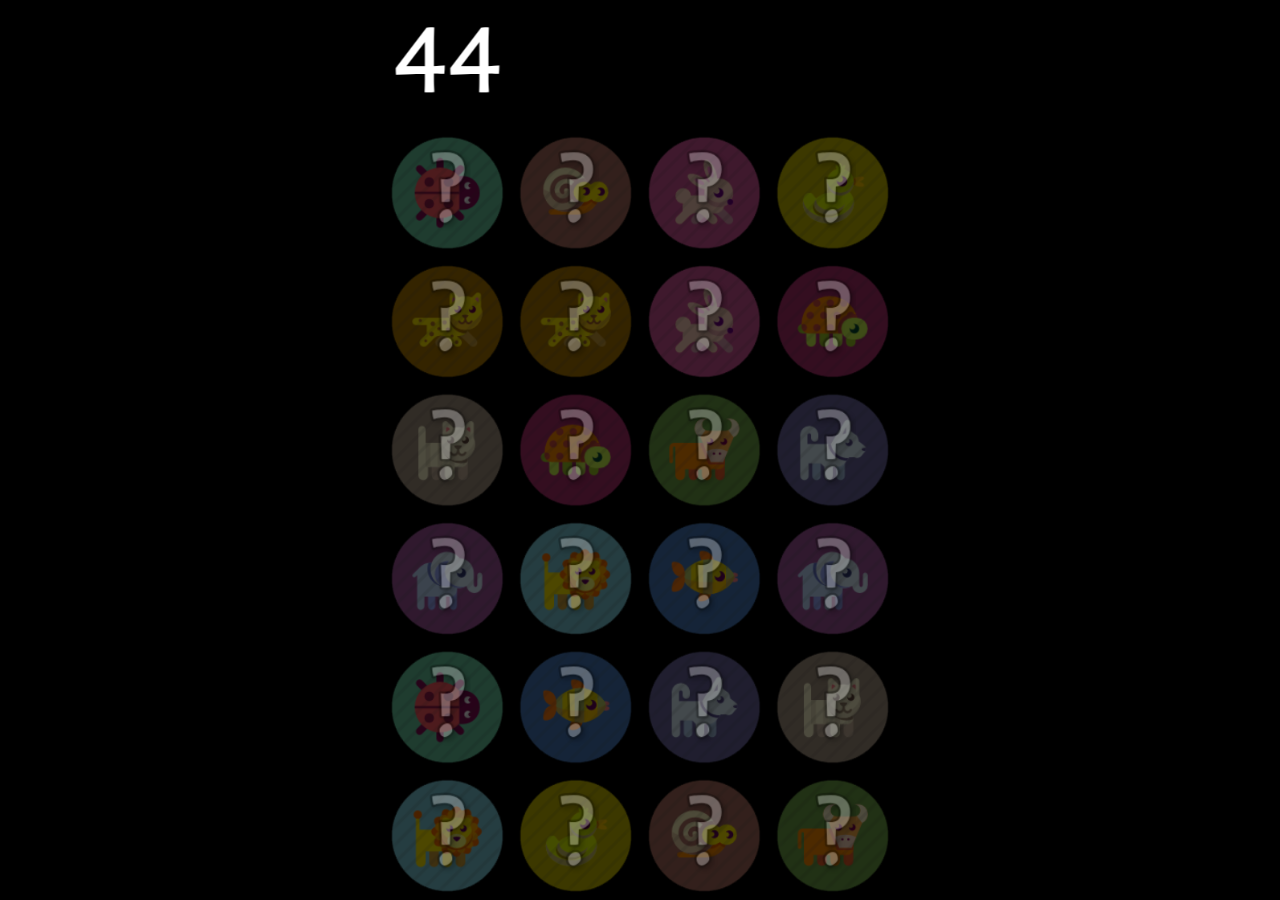
<file: equamem/index.html>
<!doctype html>
<html lang="en" xml:lang="en" xmlns="http://www.w3.org/1999/xhtml">
    <head>
        <meta content="text/html; charset=utf-8" http-equiv="Content-Type">
        <title>Equamem - Alpha 1.60</title>
        <!-- LIBRARIES -->
        <script src="./libs/phaser.js" type="text/javascript"></script>
        <script src="./libs/underscore-min.js" type="text/javascript"></script>

        <!-- STATES -->
        <script src="./js/stateBoot.js" type="text/javascript"></script>
        <script src="./js/stateLoad.js" type="text/javascript"></script>
        <script src="./js/stateGame/stateGame.js" type="text/javascript"></script>

        <!-- GAME STATE -- >

        <!--        <script src="./js/phaser-debug.js"></script>  -->

        <script src="./js/i18n/i18n.js" type="text/javascript"></script>

        <script src="./js/level/levelManager.js" type="text/javascript"></script>
        <script src="./js/level/levelGenerator.js" type="text/javascript"></script>

        <script src="./js/utility/imageUtility.js" type="text/javascript"></script>
        <script src="./js/utility/globals.js" type="text/javascript"></script>


        <script src="./js/settings.js" type="text/javascript"></script>
        <script src="./js/stateGame/cards.js" type="text/javascript"></script>
        <script src="./js/stateGame/interface.js" type="text/javascript"></script>

        <script src="./js/equamem.js" type="text/javascript"></script>

        <style type="text/css">
        @font-face {
            font-family: Pericles;
            src: url(fonts/Peric.ttf);
        }

        body {
            background-color: black;
            overflow:hidden;
            margin: 0 !important;
            padding: 0 !important;
            font-family: Pericles;
        }
        </style>
        
    </head>
    <body>
    <span></span>
    <script>
    </script>
    </body>
</html>
</file>
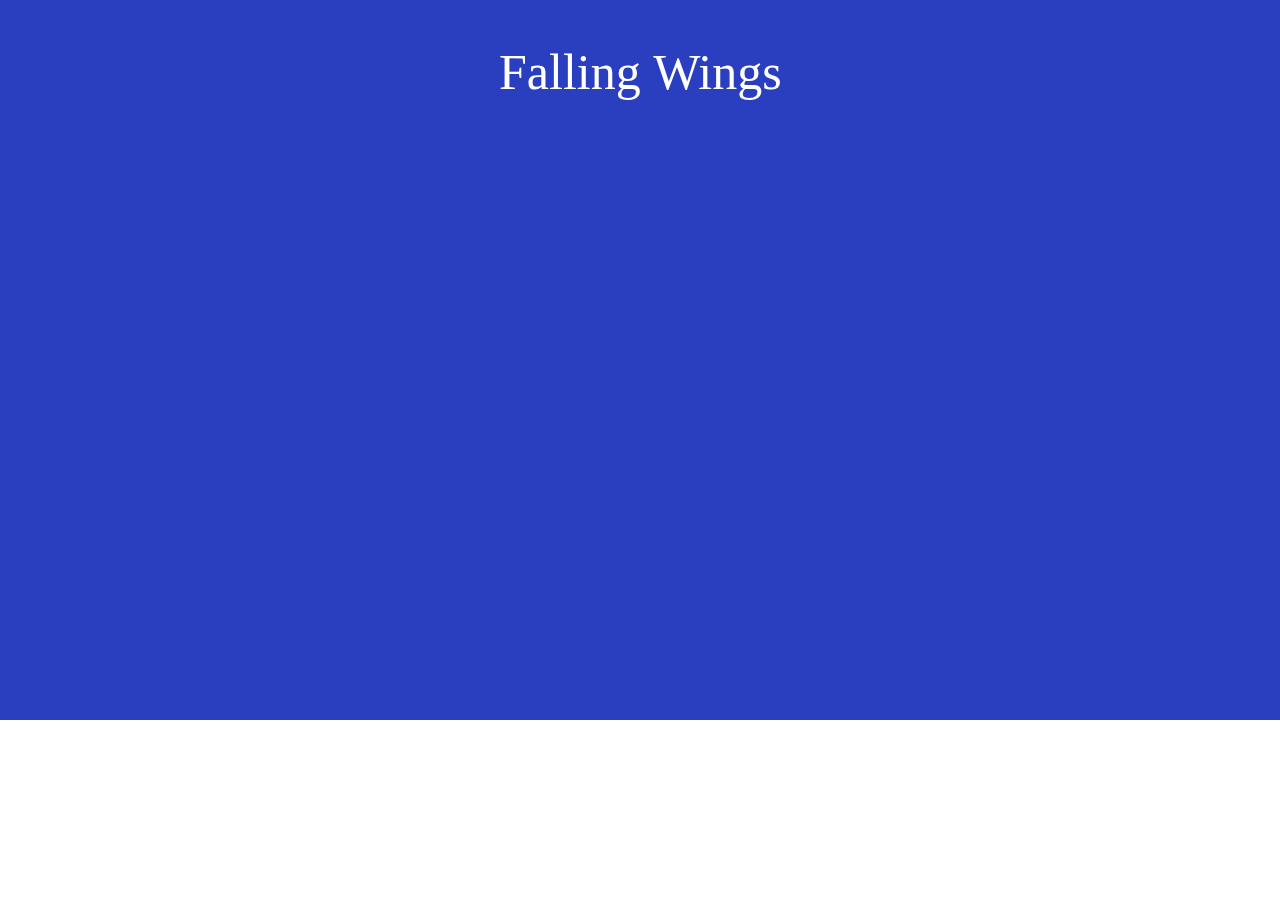
<file: game/index.html>
<!DOCTYPE html>
<html>
<head lang="en">
    <meta charset="UTF-8">
    <title>Falling Wings - Title not final</title>
    <script type="text/javascript" src="phaser.min.js"></script>
    <script type="text/javascript" src="js/world/LevelLoader.js"></script>
    <script type="text/javascript" src="js/characters/Player.js"></script>

    <script type="text/javascript" src="js/states/Boot.js"></script>
    <script type="text/javascript" src="js/states/Load.js"></script>
    <script type="text/javascript" src="js/states/Menu.js"></script>

    <script type="text/javascript" src="js/states/Level1_intro.js"></script>
    <script type="text/javascript" src="js/states/Level2_Hell.js"></script>
    <script type="text/javascript" src="js/states/LevelChoice.js"></script>

    <script type="text/javascript" src="js/states/TestLevel.js"></script>

    <script type="text/javascript" src="js/Game.js"></script>


    <style type="text/css">
        @import url(http://fonts.googleapis.com/css?family=Geo);
        .hiddenText {
            font-family: Geo;
            display: none;
        }

        * {
            margin: 0;
            padding: 0;
        }
    </style>
</head>
<body>
<div id="gameDiv"> </div>
<p class="hiddenText"> . </p>
</body>
</html>
</file>
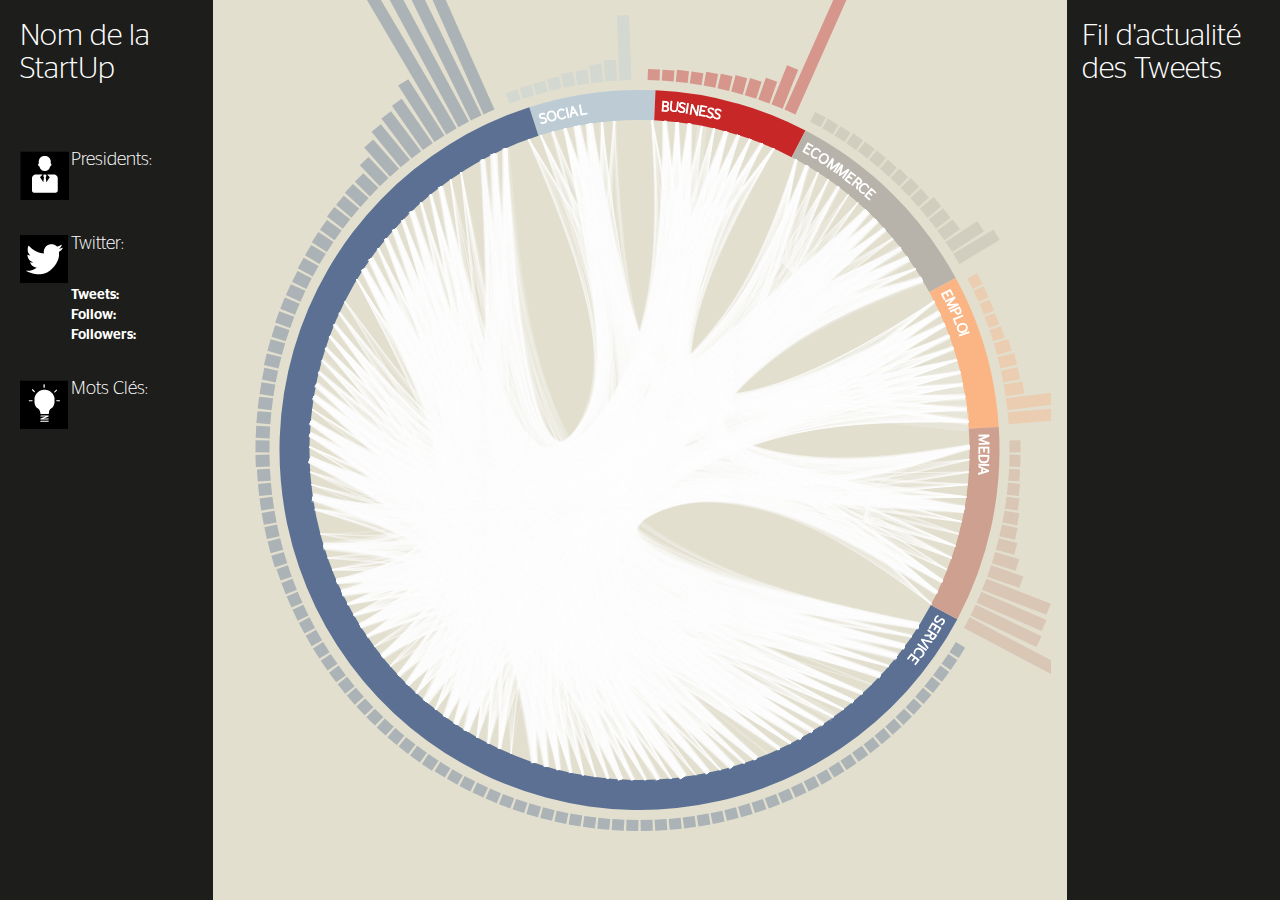
<file: Startups/index.html>
<!DOCTYPE html>
<html>
<head lang="en">
    <meta charset="UTF-8">
    <title>French Startups</title>

    <link rel="stylesheet" type="text/css" href="bower_components/bootstrap/dist/css/bootstrap.min.css">
    <link rel="stylesheet" type="text/css" href="styles/theme.css">

    <script type="text/javascript" src="bower_components/jquery/dist/jquery.min.js"></script>
    <script type="text/javascript" src="bower_components/bootstrap/dist/js/bootstrap.min.js"></script>
    <script type="text/javascript" src="bower_components/underscore/underscore.js"></script>
    <script type="text/javascript" src="bower_components/d3/d3.js"></script>

    <script type="text/javascript" src="scripts/UIPanels.js"></script>
    <script type="text/javascript" src="scripts/Startups.js"></script>
    <script type="text/javascript" src="scripts/Graph.js"></script>
    <script type="text/javascript" src="scripts/EventHandle.js"></script>
    <script>
        $(document).ready(function () {
            $('.su_panel').height($(window).height());
            $('.su_center').height($(window).height());
            UIPanels.loadTweets();
            Graph.init();
        });
    </script>
</head>
<body>
<div class="container-fluid">
    <div class="row">
        <div class="col-md-2 su_panel left">
            <div class="row panel_row">
                <div class="col-md-12">
                    <h2>Nom de la StartUp</h2>

                    <h3></h3>

                    <p class="description"></p>
                </div>
            </div>
            <div class="row panel_row">
                <div class="col-md-3 icon_container"><img src="img/directors.png"></div>
                <div class="col-md-9"><h4>Presidents:</h4>
                    <span class="director"></span>
                </div>
            </div>
            <div class="row panel_row">
                <div class="col-md-3 icon_container"><img src="img/twitter.png"></div>
                <div class="col-md-9 su_bold"><h4>Twitter:</h4>
                     <span class="twitter_name"></span> <br>
                        Tweets: <span class="nb_tweets"></span> <br>
                        Follow: <span class="nb_follow"></span> <br>
                        Followers: <span class="nb_followers"></span> <br>

                </div>
            </div>
            <div class="row panel_row">
                <div class="col-md-3 icon_container"><img src="img/keywords.png"></div>
                <div class="col-md-9"><h4>Mots Clés:</h4>
                    <span class="keywords su_bold">
                    </span>
                </div>
            </div>
        </div>
        <div class="col-md-8 su_center"></div>
        <div class="col-md-2 su_panel">
            <h2>Fil d'actualité des Tweets</h2>
            <div class="tweets">
            <p><strong>Nom Twittos</strong> @twittos <br>
                <small>Il y a 13h</small>
            </p>
            <p>Contenu du tweet lorem ipsum dolor sit amet nec mergitur <br>
                <a href="#">http://adressdutwiit</a> <a href="#">#hashtags</a></p>
            </div>
        </div>
    </div>
</div>
</body>
</html>
</file>
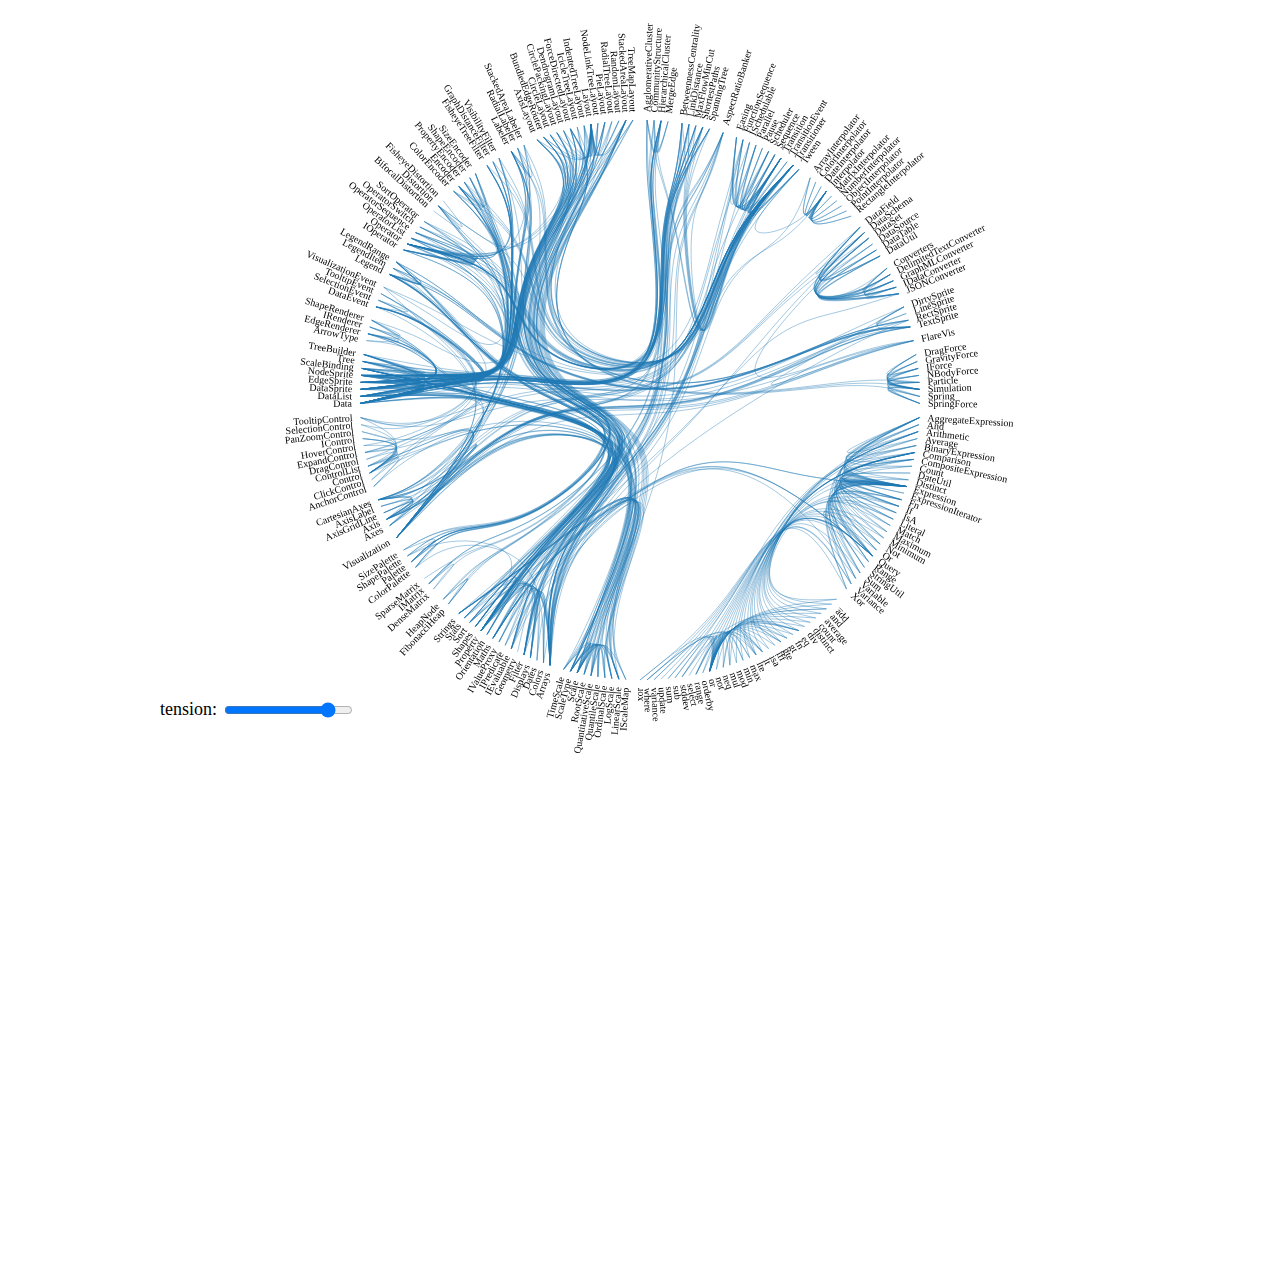
<file: Startups/example.html>
<html>
<head>
    <meta http-equiv="Content-Type" content="text/html;charset=utf-8">
    <link type="text/css" rel="stylesheet" href="styles/example.css">
    <style type="text/css">

        path.arc {
            cursor: move;
            fill: #fff;
        }

        .node {
            font-size: 10px;
        }

        .node:hover {
            fill: #1f77b4;
        }

        .link {
            fill: none;
            stroke: #1f77b4;
            stroke-opacity: .4;
            pointer-events: none;
        }

        .link.source, .link.target {
            stroke-opacity: 1;
            stroke-width: 2px;
        }

        .node.target {
            fill: #d62728 !important;
        }

        .link.source {
            stroke: #d62728;
        }

        .node.source {
            fill: #2ca02c;
        }

        .link.target {
            stroke: #2ca02c;
        }

    </style>
    <style type="text/css"></style>
    <meta name="chromesniffer" id="chromesniffer_meta" content="{}">
    <script type="text/javascript" src="chrome-extension://homgcnaoacgigpkkljjjekpignblkeae/detector.js"></script>
</head>
<body>

<div style="position:absolute;bottom:0;font-size:18px;">tension: <input style="position:relative;top:3px;" type="range"
                                                                        min="0" max="100" value="85"></div>
<script type="text/javascript" src="bower_components/d3/d3.js"></script>
<script type="text/javascript" src="scripts/example.js"></script>
<script type="text/javascript">

    var w = 1280,
            h = 800,
            rx = w / 2,
            ry = h / 2,
            m0,
            rotate = 0;

    var splines = [];

    var cluster = d3.layout.cluster()
            .size([360, ry - 120])
            .sort(function (a, b) {
                return d3.ascending(a.key, b.key);
            });

    var bundle = d3.layout.bundle();

    var line = d3.svg.line.radial()
            .interpolate("bundle")
            .tension(.85)
            .radius(function (d) {
                return d.y;
            })
            .angle(function (d) {
                return d.x / 180 * Math.PI;
            });

    // Chrome 15 bug: <http://code.google.com/p/chromium/issues/detail?id=98951>
    var div = d3.select("body").insert("div", "h2")
            .style("top", "-80px")
            .style("left", "-160px")
            .style("width", w + "px")
            .style("height", w + "px")
            .style("position", "absolute")
            .style("-webkit-backface-visibility", "hidden");

    var svg = div.append("svg:svg")
            .attr("width", w)
            .attr("height", w)
            .append("svg:g")
            .attr("transform", "translate(" + rx + "," + ry + ")");

    svg.append("svg:path")
            .attr("class", "arc")
            .attr("d", d3.svg.arc().outerRadius(ry - 120).innerRadius(0).startAngle(0).endAngle(2 * Math.PI))
            .on("mousedown", mousedown);

    d3.json("json/example.json", function (classes) {
        var nodes = cluster.nodes(packages.root(classes)),
                links = packages.imports(nodes),
                splines = bundle(links);

        var path = svg.selectAll("path.link")
                .data(links)
                .enter().append("svg:path")
                .attr("class", function (d) {
                    return "link source-" + d.source.key + " target-" + d.target.key;
                })
                .attr("d", function (d, i) {
                    return line(splines[i]);
                });

        svg.selectAll("g.node")
                .data(nodes.filter(function (n) {
                    return !n.children;
                }))
                .enter().append("svg:g")
                .attr("class", "node")
                .attr("id", function (d) {
                    return "node-" + d.key;
                })
                .attr("transform", function (d) {
                    return "rotate(" + (d.x - 90) + ")translate(" + d.y + ")";
                })
                .append("svg:text")
                .attr("dx", function (d) {
                    return d.x < 180 ? 8 : -8;
                })
                .attr("dy", ".31em")
                .attr("text-anchor", function (d) {
                    return d.x < 180 ? "start" : "end";
                })
                .attr("transform", function (d) {
                    return d.x < 180 ? null : "rotate(180)";
                })
                .text(function (d) {
                    return d.key;
                })
                .on("mouseover", mouseover)
                .on("mouseout", mouseout);

        d3.select("input[type=range]").on("change", function () {
            line.tension(this.value / 100);
            path.attr("d", function (d, i) {
                return line(splines[i]);
            });
        });
    });

    d3.select(window)
            .on("mousemove", mousemove)
            .on("mouseup", mouseup);

    function mouse(e) {
        return [e.pageX - rx, e.pageY - ry];
    }

    function mousedown() {
        m0 = mouse(d3.event);
        d3.event.preventDefault();
    }

    function mousemove() {
        if (m0) {
            var m1 = mouse(d3.event),
                    dm = Math.atan2(cross(m0, m1), dot(m0, m1)) * 180 / Math.PI;
            div.style("-webkit-transform", "translateY(" + (ry - rx) + "px)rotateZ(" + dm + "deg)translateY(" + (rx - ry) + "px)");
        }
    }

    function mouseup() {
        if (m0) {
            var m1 = mouse(d3.event),
                    dm = Math.atan2(cross(m0, m1), dot(m0, m1)) * 180 / Math.PI;

            rotate += dm;
            if (rotate > 360) rotate -= 360;
            else if (rotate < 0) rotate += 360;
            m0 = null;

            div.style("-webkit-transform", null);

            svg
                    .attr("transform", "translate(" + rx + "," + ry + ")rotate(" + rotate + ")")
                    .selectAll("g.node text")
                    .attr("dx", function (d) {
                        return (d.x + rotate) % 360 < 180 ? 8 : -8;
                    })
                    .attr("text-anchor", function (d) {
                        return (d.x + rotate) % 360 < 180 ? "start" : "end";
                    })
                    .attr("transform", function (d) {
                        return (d.x + rotate) % 360 < 180 ? null : "rotate(180)";
                    });
        }
    }

    function mouseover(d) {
        svg.selectAll("path.link.target-" + d.key)
                .classed("target", true)
                .each(updateNodes("source", true));

        svg.selectAll("path.link.source-" + d.key)
                .classed("source", true)
                .each(updateNodes("target", true));
    }

    function mouseout(d) {
        svg.selectAll("path.link.source-" + d.key)
                .classed("source", false)
                .each(updateNodes("target", false));

        svg.selectAll("path.link.target-" + d.key)
                .classed("target", false)
                .each(updateNodes("source", false));
    }

    function updateNodes(name, value) {
        return function (d) {
            if (value) this.parentNode.appendChild(this);
            svg.select("#node-" + d[name].key).classed(name, value);
        };
    }

    function cross(a, b) {
        return a[0] * b[1] - a[1] * b[0];
    }

    function dot(a, b) {
        return a[0] * b[0] + a[1] * b[1];
    }

</script>


</body>
</html>
</file>
<file: Startups/styles/theme.css>
@font-face {
    font-family: stag-light;
    src: url('font/Stag Sans-Light.otf');
}
@font-face {
    font-family: stag-medium;
    src: url('font/StagSans-Medium.otf');
}
@font-face {
    font-family: stag-thin;
    src: url('font/Stag Sans-Thin.otf');
}
body{
    font-family: stag-light;
}
h1,h2,h3,h4{
    font-family: stag-light;
}
.su_panel{
    background: #1d1d1b;
    color: #ffffff;
    overflow: hidden;
}

.su_center{
    background: #e2dfcf;
}


path.arc {
    cursor: move;
    fill: #e2dfcf;
}

.node {
    font-size: 10px;
}

.node:hover {
    fill: #1f77b4;
}

.link {
    fill: none;
    stroke: #ffffff;
    stroke-opacity: .2;
    pointer-events: none;
}

.link.source, .link.target {
    stroke-opacity: 1;
}

.node rect{
    opacity: .4;
}
.node.target {
    fill: #d62728 !important;
}
.node.target rect, .node.source rect, .node.current rect{
    opacity: 1;
}
.node.source {
    fill: #2ca02c;
}

.partition {
}
.left{
    padding: 0px 20px;
}
.left h3{
    overflow-wrap: break-word;
    font-size: 20px;
}
.icon_container{
    padding-top: 10px;
    text-align: center;
}

.panel_row{
    padding-bottom: 25px;
}
.description{
    max-height: 150px;
    overflow: hidden;
}

.su_bold{
    font-family: stag-medium;
}
</file>
<file: Startups/styles/example.css>
body {
    font: 300 36px "Helvetica Neue";
    height: 640px;
    margin: 80px 160px 80px 160px;
    overflow: hidden;
    position: relative;
    width: 960px;
}

a:link, a:visited {
    color: #777;
    text-decoration: none;
}

a:hover {
    color: #666;
}

blockquote {
    margin: 0;
}

blockquote:before {
    content: "“";
    position: absolute;
    left: -.4em;
}

blockquote:after {
    content: "”";
    position: absolute;
}

body > ul {
    margin: 0;
    padding: 0;
}

h1 {
    font-size: 64px;
}

h1, h2, h3 {
    font-weight: inherit;
    margin: 0;
}

h2, h3 {
    text-align: right;
    font-size: inherit;
    position: absolute;
    bottom: 0;
    right: 0;
}

h2 {
    font-size: 24px;
    position: absolute;
}

h3 {
    bottom: -20px;
    font-size: 18px;
}

.invert {
    background: #1f1f1f;
    color: #dcdccc;
}

.invert h2, .invert h3 {
    color: #7f9f7f;
}

.string, .regexp {
    color: #f39;
}

.keyword {
    color: #00c;
}

.comment {
    color: #777;
    font-style: oblique;
}

.number {
    color: #369;
}

.class, .special {
    color: #1181B8;
}

body > svg {
    position: absolute;
    top: -80px;
    left: -160px;
}
</file>
